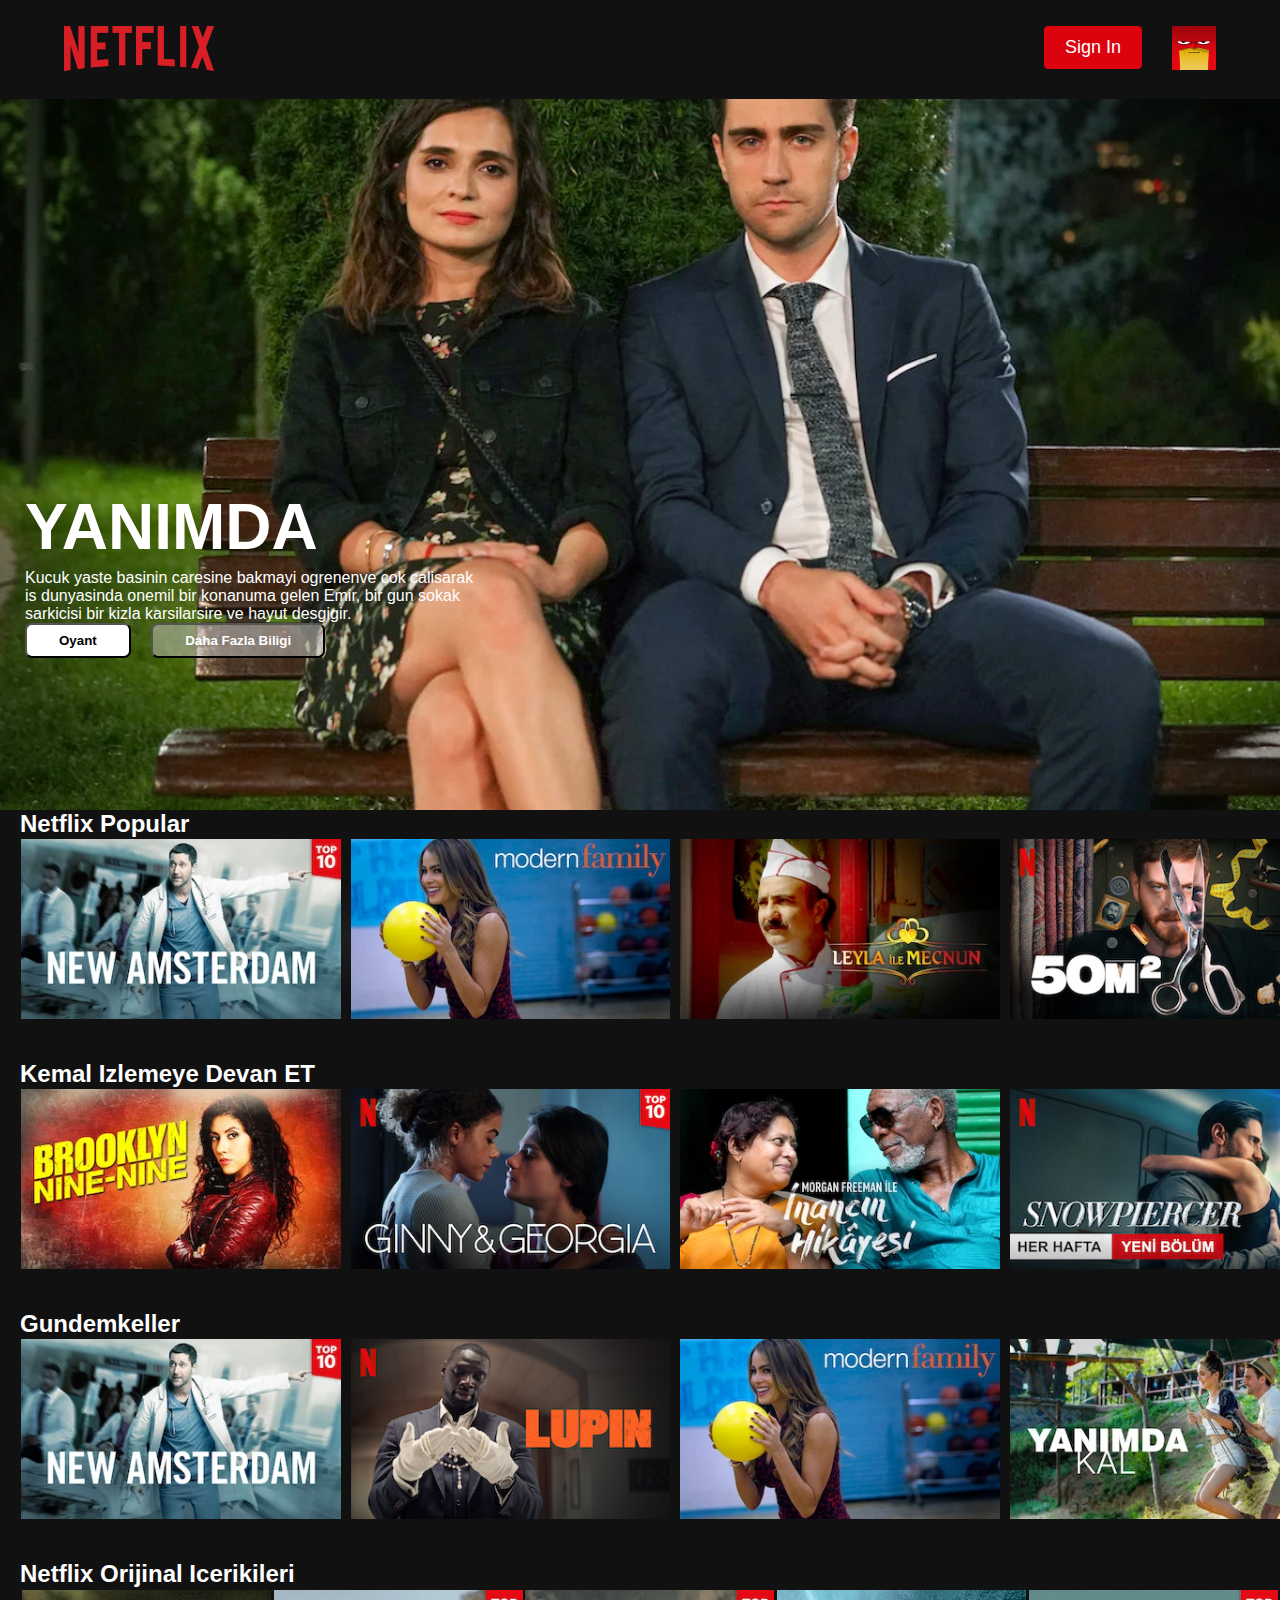
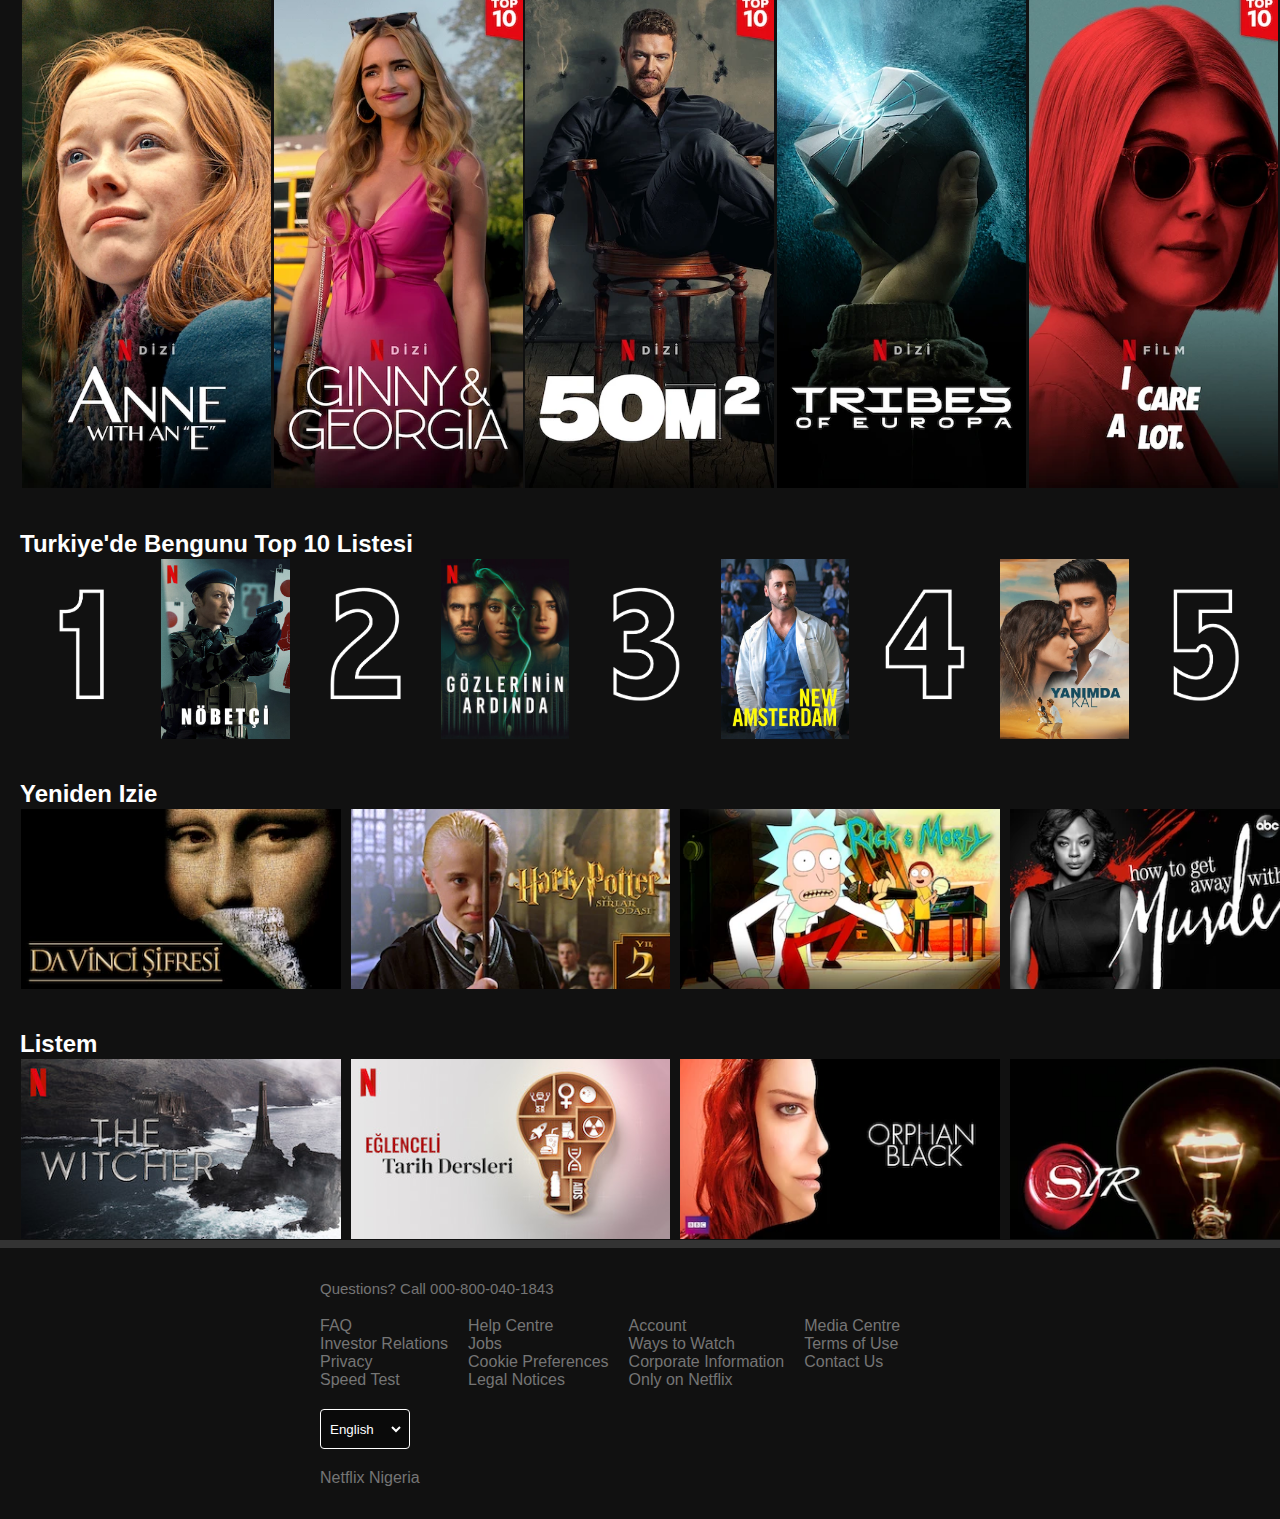
<file: index.html>
<!DOCTYPE html>
<html lang="en">

<head>
   <meta charset="UTF-8" />
   <meta name="viewport" content="width=device-width, Initial-scale=1.0" />
   <link rel="stylesheet" href="style.css" />
   <link rel="stylesheet" href="https://pro.fontawesome.com/releases/v5.10.0/css/all.css"
      integrity="sha384-AYmEC3Yw5cVb3ZcuHtOA93w35dYTsvhLPVnYs9eStHfGJvOvKxVfELGroGkvsg+p" crossorigin="anonymous" />
   <link rel="preconnect" href="https://fonts.googleapis.com" />
   <link rel="preconnect" href="https://fonts.gstatic.com" crossorigin />
   <link
      href="https://fonts.googleapis.com/css2?family=Poppins:ital,wght@0,100;0,200;0,300;0,400;0,500;0,600;0,700;0,800;0,900;1,100;1,200;1,300;1,400;1,500;1,600;1,700;1,800;1,900&display=swap"
      rel="stylesheet" />
      <title>Netflix Nigeria | Watch TV Shows Online</title>
      <link rel="icon" href="http://pngimg.com/uploads/netflix/small/netflix_PNG15.png" />
</head>

<body>
   <!--nav bar-->

   <header>
      <nav class="navbar">
         <div class="navbar__brand">
            <img src="images/logo.png" alt="logo" class="brand__logo" />
         </div>

         <div class="navbar_nav_items">
            <div class="nav__item">
               
            </div>

            <div class="nav__item">
               <a href="login.html"><button class="signin__button">Sign In</button></a>
            </div>
            <a href="./profile/profile.html"><img src="images/avatar-4.png" alt="Profile avatar"
                  class="nav_avatar" /></a>
         </div>
      </nav>
   </header>

   <!--banner header-->
   <div class="banner">
      <div class="banner__container">
         <h1 class="banner__title">YANIMDA</h1>
         <div class="banner__description">
            <p>
               Kucuk yaste basinin caresine bakmayi ogrenenve cok calisarak is
               dunyasinda onemil bir konanuma gelen Emir, bir gun sokak sarkicisi
               bir kizla karsilarsire ve hayut desgigir.
            </p>
         </div>

         <div class="banner__buttons">
            <button class="banner__button1">Oyant</button>
            <button class="banner__button2">Daha Fazla Biligi</button>
         </div>

         <div class="banner__fadebelow"></div>
      </div>
   </div>

   <!--All Movies section body-->
   <!--netflix popular-->
   <div class="row1">
      <h2>Netflix Popular</h2>
      <div class="row_poster">
         <img src="images/flex10.png" alt="row images1" class="row-poster-large" />
         <img src="images/flex9.png" alt="row images1" class="row-poster-large" />
         <img src="images/flex8.png" alt="row images1" class="row-poster-large" />
         <img src="images/flex7.png" alt="row images1" class="row-poster-large" />
         <img src="images/flex6.png" alt="row images1" class="row-poster-large" />
      </div>
   </div>

   <!--Kemal Izlemeye Devan ET-->
   <div class="row">
      <h2>Kemal Izlemeye Devan ET</h2>
      <div class="row_poster">
         <img src="images/flex5.png" alt="row images1" class="row-poster-large" />
         <img src="images/flex4.png" alt="row images1" class="row-poster-large" />
         <img src="images/flex3.png" alt="row images1" class="row-poster-large" />
         <img src="images/flex2.png" alt="row images1" class="row-poster-large" />
         <img src="images/flex1.png" alt="row images1" class="row-poster-large" />
      </div>
   </div>

   <!--Gundemkeller-->
   <div class="row">
      <h2>Gundemkeller</h2>
      <div class="row_poster">
         <img src="images/flex10.png" alt="row images1" class="row-poster-large" />
         <img src="images/flex13.png" alt="row images1" class="row-poster-large" />
         <img src="images/flex9.png" alt="row images1" class="row-poster-large" />
         <img src="images/flex12.png" alt="row images1" class="row-poster-large" />
         <img src="images/flex11.png" alt="row images1" class="row-poster-large" />
      </div>
   </div>

   <!--Netflix Orijinal Icerikileri-->
   <div class="row">
      <h2>Netflix Orijinal Icerikileri</h2>
      <div class="row_poster">
         <img src="images/origin5.png" alt="row images1" class="row-poster-BIG" />
         <img src="images/origin4.png" alt="row images1" class="row-poster-BIG" />
         <img src="images/oroigin3.png" alt="row images1" class="row-poster-BIG" />
         <img src="images/origin2.png" alt="row images1" class="row-poster-BIG" />
         <img src="images/origin1.png" alt="row images1" class="row-poster-BIG" />
      </div>
   </div>

   <!--Turkiye'de Bengunu Top 10 Listesi-->
   <div class="row">
      <h2>Turkiye'de Bengunu Top 10 Listesi</h2>
      <div class="row_poster">
         <img src="images/NO 1.png" alt="row images1" class="row-poster-large" />
         <img src="images/rank5.png" alt="row images1" class="row-poster-large" />
         <img src="images/NO 2.png" alt="row images1" class="row-poster-large" />
         <img src="images/rank4.png" alt="row images1" class="row-poster-large" />
         <img src="images/NO 3.png" alt="row images1" class="row-poster-large" />
         <img src="images/rank3.png" alt="row images1" class="row-poster-large" />
         <img src="images/NO 4.png" alt="row images1" class="row-poster-large" />
         <img src="images/rank2.png" alt="row images1" class="row-poster-large" />
         <img src="images/NO 5.png" alt="row images1" class="row-poster-large" />
      </div>
   </div>

   <!--Yeniden Izie-->
   <div class="row">
      <h2>Yeniden Izie</h2>
      <div class="row_poster">
         <img src="images/flex18.png" alt="row images1" class="row-poster-large" />
         <img src="images/flex17.png" alt="row images1" class="row-poster-large" />
         <img src="images/flex16.png" alt="row images1" class="row-poster-large" />
         <img src="images/flex15.png" alt="row images1" class="row-poster-large" />
         <img src="images/flex11.png" alt="row images1" class="row-poster-large" />
      </div>
   </div>

   <!--Listem-->
   <div class="row">
      <h2>Listem</h2>
      <div class="row_poster">
         <img src="images/flex22.png" alt="row images1" class="row-poster-large" />
         <img src="images/flex21.png" alt="row images1" class="row-poster-large" />
         <img src="images/flex20.png" alt="row images1" class="row-poster-large" />
         <img src="images/flex19.png" alt="row images1" class="row-poster-large" />
         <img src="images/flex18.png" alt="row images1" class="row-poster-large" />
      </div>
   </div>

   <footer>
      <div class="footer_row_1">
         <h4>Questions? Call 000-800-040-1843</h4>
      </div>
      <div class="footer_row_2">
         <div class="column__1">
            <p>FAQ</p>
            <p>Investor Relations</p>
            <p>Privacy</p>
            <p>Speed Test</p>
         </div>
         <div class="column__2">
            <p>Help Centre</p>
            <p>Jobs</p>
            <p>Cookie Preferences</p>
            <p>Legal Notices</p>
         </div>
         <div class="column__3">
            <p>Account</p>
            <p>Ways to Watch</p>
            <p>Corporate Information</p>
            <p>Only on Netflix</p>
         </div>
         <div class="column__4">
            <p>Media Centre</p>
            <p>Terms of Use</p>
            <p>Contact Us</p>
         </div>
      </div>
      <div class="footer_row_3">
         <div class="dropdown__container">
            <i class="fas fa-globe"></i>
            <select name="languages" id="languagesSelect" class="language_drop_down">
               <option value="english" selected>English</option>
               <option value="french" style="color: black">French</option>
               <option value="german" style="color: black">German</option>
               <option value="chinese" style="color: black">Chinese</option>
               <option value="japanese" style="color: black">Japanese</option>
               <option value="india" style="color: black">India</option>
            </select>
         </div>
      </div>
      <div class="footer_row_4">
         <p>Netflix Nigeria</p>
      </div>
   </footer>
</body>

</html>
</file>
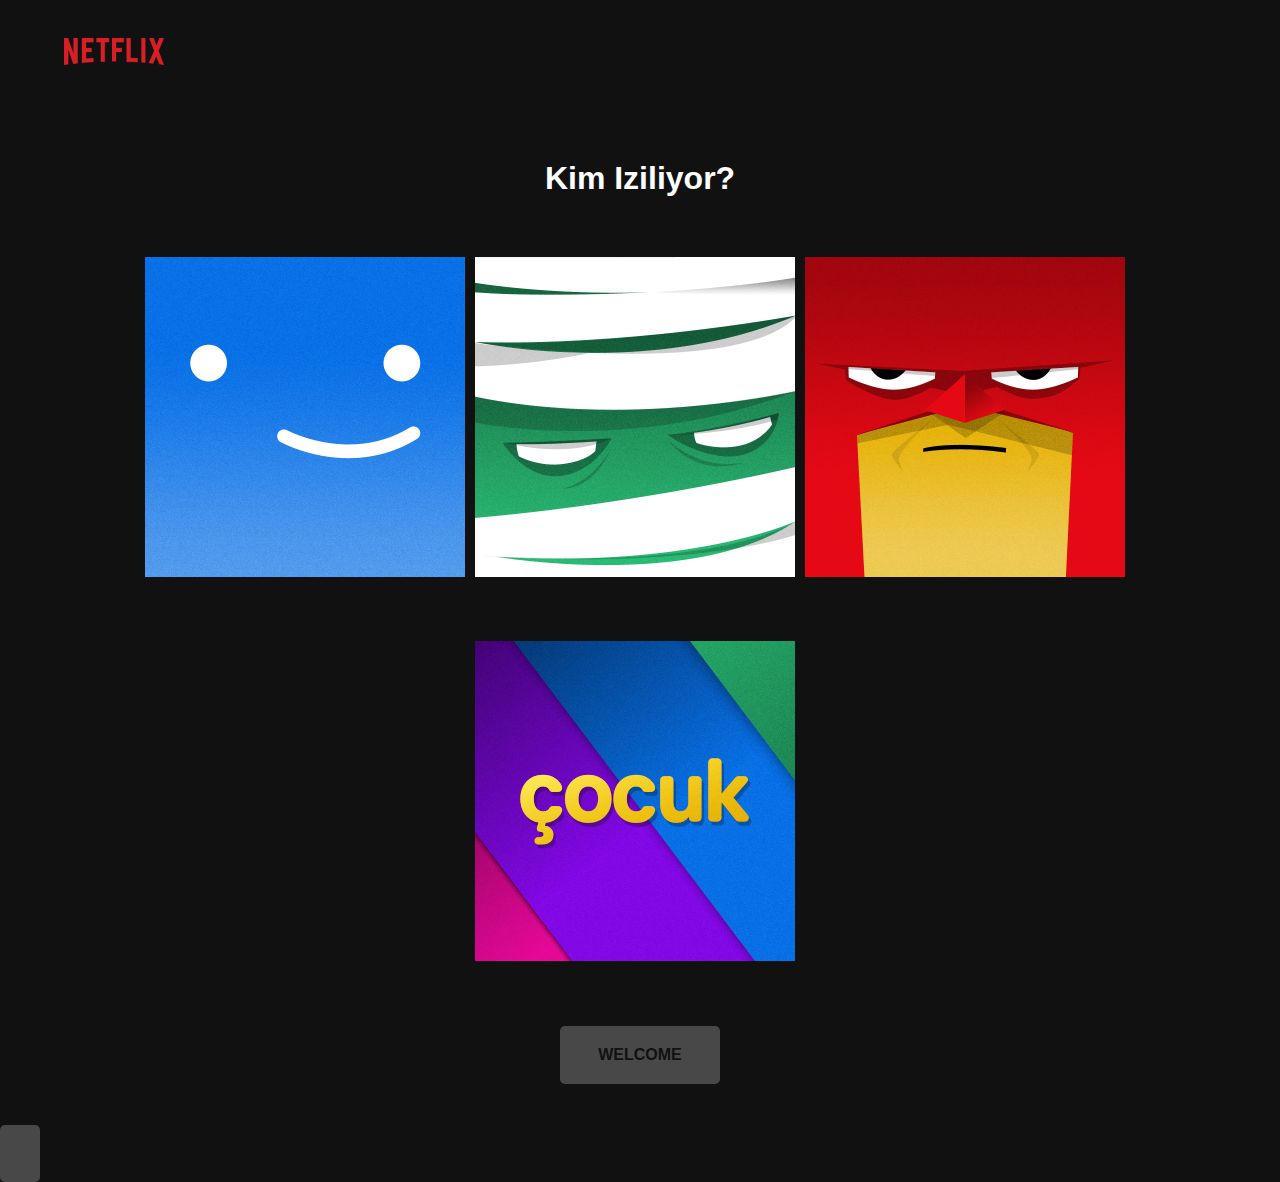
<file: profile/profile.html>
<!DOCTYPE html>
<html lang="en">

<head>
  <meta charset="UTF-8" />
  <meta name="viewport" content="width=device-width, Initial-scale=1.0" />
  <link rel="stylesheet" href="profile.css" />
  <title>Netflix Nigeria | Watch TV Shows Online</title>
  <link rel="icon" href="http://pngimg.com/uploads/netflix/small/netflix_PNG15.png" />
</head>
</html>

<body>

  <header>
    <nav class="navbar">
      <div class="navbar__brand">
        <img src="../images/logo.png" alt="logo" class="brand__logo" />
      </div>
    </nav>
  </header>

  <div class="wrapper">
    <h1>Kim Iziliyor?</h1>
    <div class="img-area">
      <div class="single-img"><img src="../images/avatar-2.png" /></div>
      <div class="single-img"><img src="../images/avatar-3.png" /></div>
      <div class="single-img"><img src="../images/avatar-4.png" /></div>
      <div class="single-img"><img src="../images/avatar-5.png" /></div>
    </div>

  </div>
  <div class="Button-page">
    <a href="#" class="btn">WELCOME</p>
  </div>
</body>
</file>
<file: style.css>
* * {
  margin: 0;
  box-sizing: border-box;
}

body {
  font-family: Arial, Helvetica, sans-serif;
  background-color: #111;
}

.navbar {
  position: fixed;
  top: 0;
  width: 100%;
  display: flex;
  justify-content: space-between;
  z-index: 10;
  background: #111;
}

.navbar__brand {
  width: 100px;
  height: 45px;
}

nav .nav_avatar {
  width: 44px;
  height: 44px;
}

.hero_bgimage_container {
  width: 100%;
  height: 80vh;
}

.hero_bg_image {
  width: 100%;
  height: 100%;
  object-fit: cover;
}

.hero_bg_overlay {
  position: absolute;
  inset: 0;
  width: 100%;
  height: 80vh;
  background: rgba(0, 0, 0, 0.4);
  background-image: linear-gradient(
    to top,
    rgba(0, 0, 0, 0.8) 0,
    rgba(0, 0, 0, 0) 60%,
    rgba(0, 0, 0, 0.8) 100%
  );
}

.hero__card {
  position: absolute;
  top: 20%;
  text-align: center;
  display: flex;
  flex-direction: column;
  gap: 5px; 
}

.hero__title {
  font-weight: 600;
  font-size: 2rem;
}

.hero__subtitle,
.hero__description {
  font-weight: 400;
  font-size: 1rem;
}

.hero__description {
  margin: 0 50px;
}

.brand__logo {
  width: 100%;
  height: 100%;
}

.language_drop_down {
  background: transparent;
  border: none;
  color: white;
}

.language_drop_down:focus {
  outline: none;
}

.language_drop_down option {
  background-color: black;
}

.dropdown__container {
  border: 1px solid white;
  border-radius: 4px;
  background: rgba(0, 0, 0, 0.4);
}

.signin__button {
  background-color: #dc030f;
  border: 1px solid #dc030f;
  color: white;
  padding: 0.25rem 0.5rem;
  border-radius: 4px;
  cursor: pointer;
}

.navbar_nav_items {
  display: flex;
  gap: 10px;
}

.row-poster-large {
  width: 100%;
  max-height: 180px;
  object-fit: contain;
  margin-right: 10px;
  transition: transform 450ms;
}

.row_poster {
  display: flex;
  overflow-y: hidden;
  overflow-x: scroll;
  padding: 1px;
}

.row-poster-large:hover {
  transform: scale(1.08);
}

.row-poster-large::-webkit-scrollbar-- {
  display: none;
}

.row-poster-BIG {
  max-height: 500px;
  width: 100%;
  object-fit: contain;
  padding: 1px;
}

.row-poster-BIG:hover {
  transform: scale(1.08);
}

.row1 {
  color: White;
  margin-left: 20px;
}

.row {
  color: White;
  margin-left: 20px;
  padding-top: 40px;
}

.banner {
  background-image: url("images/main.png");
  background-size: cover;
  background-position: center center;
  color: white;
  object-fit: contain;
  height: 90vh;
  padding-top: 350px;
}

.banner__container {
  max-width: 450px;
  margin-left: 25px;
  padding-top: 140px;
  /* padding-bottom: 10px; */
  height: 190px;
}

.banner__title {
  font-size: 4rem;
  font-weight: 800;
  padding-bottom: 0.3rem;
}

.banner__descriptions {
  width: 45rem;
  line-height: 1.3;
  padding-top: 1 rem;
  font-size: 1rem;
  max-width: 360px;
  height: 180px;
}
.banner__button1 {
  cursor: pointer;
  color: black;
  outline: none;
  font-weight: 700;
  border-radius: 7px;
  padding-left: 2rem;
  padding-right: 2rem;
  margin-right: 1rem;
  padding-top: 0.5rem;
  padding-bottom: 0.5rem;
  background-color: white;
}

.banner__button2 {
  cursor: pointer;
  color: white;
  outline: none;
  font-weight: 700;
  border-radius: 7px;
  padding-left: 2rem;
  padding-right: 2rem;
  margin-right: 1rem;
  padding-top: 0.5rem;
  padding-bottom: 0.5rem;
  background-color: rgba(204, 202, 202, 0.5);
}

.banner__button:hover {
  color: white;
  background-color: #e6e6e6;
  transition: all 0.2s;
}

.banner__fadebelow {
  margin-top: 220px;
  height: 7.4rem;
  background-image: linear-gradient(
    180deg,
    transparent,
    rgba(37, 37, 37, 0.61),
    #111
  );
}

.nav__logo {
  width: 30px;
}

.nav {
  position: absolute;
  top: 0;
  padding-left: 50px;
  width: 100%;
  display: flex;
  justify-content: space-between;
  padding: 20px;
  z-index: 1;
  transition-timing-function: ease-in;
  transition: all 0.5s;
}

.nav__black {
  background-color: black;
}

footer {
  border-top: 8px solid #333;
  padding: 2rem 1rem;
  color: #757575;
  display: flex;
  flex-direction: column;
  gap: 20px;
}

.footer_row_2 {
  display: flex;
  flex-wrap: wrap;
  justify-content: space-around;
  gap: 20px;
}

.footer_row_1 > h4 {
  font-size: 15px;
  font-weight: 500;
}

.footer_row3 > .dropdown_container {
  width: fit-content;
  border: 1px solid #757575;
  color: #757575;
}

.footer_row3 > .dropdowncontainer > .languagedrop_down {
  color: #757575;
}

@media (min-width: 768px) {
  .hero_bgimage_container {
    height: 100vh;
  }

  .hero_bg_overlay {
    height: 100vh;
  }
  .hero__card {
    top: 40%;
    left: 30%;
    transform: translate(-20%, -20%);
  }
  .hero__title {
    font-size: 3rem;
  }
  .hero__subtitle,
  .hero__description {
    font-size: 1.3rem;
  }

  .feature {
    padding: 4rem;
  }

  .feature__title {
    font-size: 35px;
  }

  .feature_sub_title {
    font-size: 20px;
  }
  .feature_2poster_container {
    max-width: 26em;
    height: 85px;
  }
  .poster__container {
    width: 15%;
  }
  .download_gif_container {
    width: 3rem;
    height: 3rem;
  }

  .poster__details > h4 {
    font-size: 18px;
  }
  .poster__details > h6 {
    font-size: 14px;
  }
  .FAQ__title {
    font-size: 20px;
  }
  .FAQ__heading {
    font-size: 38px;
    font-weight: 500;
    letter-spacing: 1px;
  }
  .FAQ__list {
    padding: 1rem 5rem;
  }
  .FAQ_getstarted_email {
    width: 75%;
    display: flex;
    flex-direction: column;
    justify-content: center;
    transform: translateX(15%);
  }
}

@media (min-width: 1024px) {
  .navbar {
    padding: 2% 5%;
  }

  .navbar__brand {
    width: 150px;
  }

  .signin__button {
    padding: 10px 20px;
    font-size: 18px;
  }
  .dropdown__container {
    padding: 10px 5px;
  }

  .navbar_nav_items {
    gap: 30px;
  }

  .hero__card {
    top: 50%;
    left: 50%;
    transform: translate(-50%, -50%);
  }

  .form__container {
    width: 50%;
  }
  .email_form_container {
    flex-direction: row;
    align-items: center;
    gap: 1px;
  }
  .primary__button {
    height: 50px;
  }

  .feature {
    display: flex;
    align-items: center;
    justify-content: space-between;
    gap: 20px;
  }

  .feature__details {
    text-align: left;
    padding: 0 6rem;
  }

  .feature__title {
    font-size: 50px;
  }

  .feature_sub_title {
    font-size: 25px;
  }

  .feature_image_container {
    max-width: 500px;
  }

  .feature:nth-child(even) {
    flex-direction: row-reverse;
  }

  .feature_2poster_container {
    max-width: 20em;
    height: 100px;
    padding: 1rem;
  }
  .poster__container {
    width: 20%;
  }
  .FAQ__list {
    padding: 1rem 25rem;
  }
  .FAQ_getstarted_email {
    transform: translateX(16%);
  }
  footer {
    padding: 2rem 20rem;
    justify-content: flex-start;
    text-align: left;
    align-items: flex-start;
  }

  .footer_row_2 {
    justify-content: space-between;
    align-items: flex-start;
    flex-wrap: nowrap;
  }

  .footer_row_1,
  .footer_row_3,
  .footer_row_4 {
    align-self: flex-start;
  }
}

@media (min-width: 1254px) {
}
</file>
<file: profile/profile.css>
* {
  margin: 0;
  box-sizing: border-box;
}

body {
  font-family: Arial, Helvetica, sans-serif;
  background-color: #111;
}

.wrapper h1 {
  text-align: center;
  color: white;
  padding-top: 160px;
}
.img-area {
  display: flex;
  flex-wrap: wrap;
  flex-direction: row;
  justify-content: center;
}

.single-img {
  margin-top: 40px;
  padding-top: 20px;
  padding-right: 10px;
}
.img:hover {
  transition: 0.6s;
  opacity: 0.5s;
}

.Button-page {
  margin: 0;
  padding: 0;
  height: 20vh;
  justify-content: center;
  align-items: center;
  display: flex;
}
.btn {
  font-weight: bold;
  background: #494848;
  width: 160px;
  padding: 20px;
  text-align: center;
  text-decoration: none;
  color: #111;
  cursor: pointer;
  border-radius: 5px;
}


.navbar {
  position: absolute;
  top: 0;
  width: 100%;
  display: flex;
  justify-content: space-between;
  padding: 3% 5%;
  z-index: 10;
}

.navbar__brand {
  width: 100px;
  height: 100%;
}

.brand__logo {
  width: 100%;
  height: 100%;
}

.navbar__nav__items {
  display: flex;
  gap: 10px;
}
</file>
